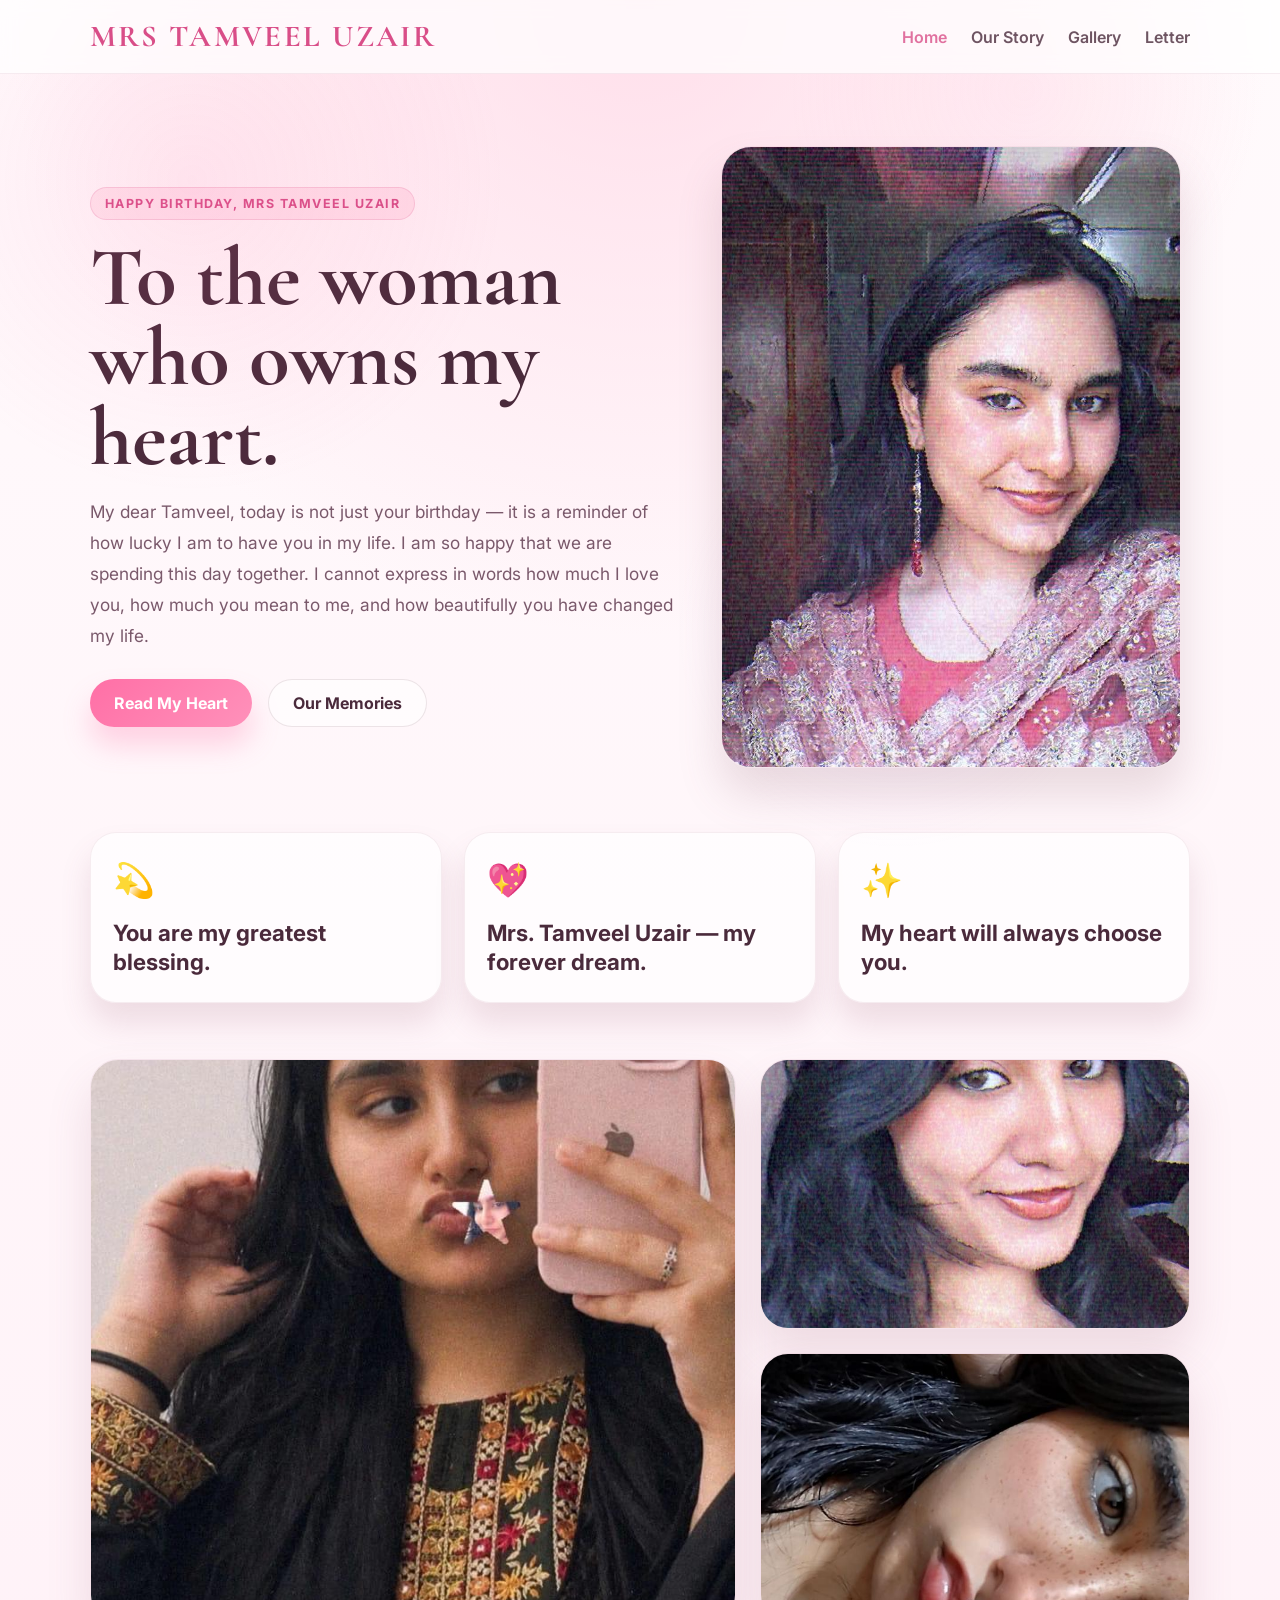
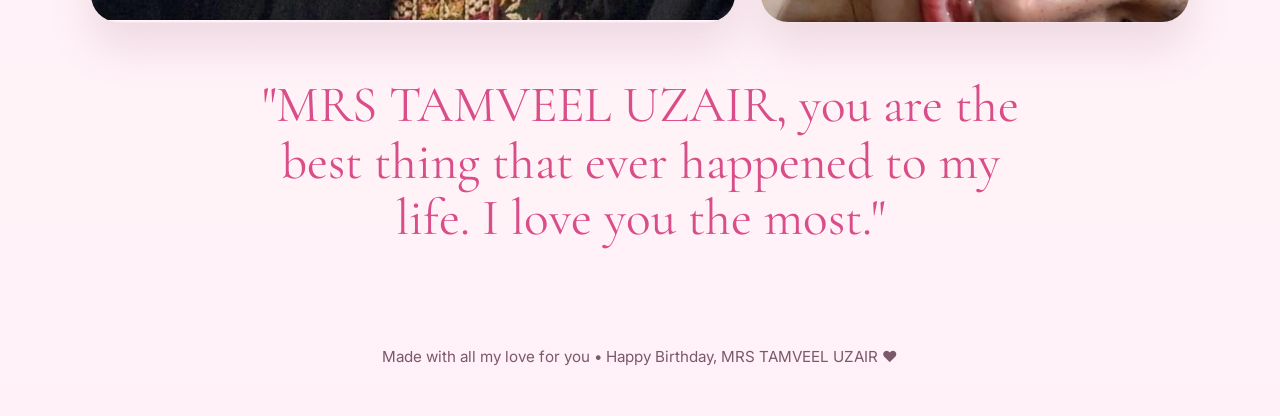
<file: index.html>
<!DOCTYPE html>
<html lang="en">
  <head>
    <meta charset="UTF-8" />
    <meta name="viewport" content="width=device-width, initial-scale=1.0" />
    <title>Happy Birthday, MRS TAMVEEL UZAIR</title>
    <link rel="preconnect" href="https://fonts.googleapis.com" />
    <link rel="preconnect" href="https://fonts.gstatic.com" crossorigin />
    <link href="https://fonts.googleapis.com/css2?family=Cormorant+Garamond:wght@400;500;600;700&family=Inter:wght@400;500;600;700&display=swap" rel="stylesheet" />
    <link rel="stylesheet" href="style.css" />
  </head>
  <body class="home-page">
    <header class="site-header">
      <nav class="nav container">
        <div class="brand">MRS TAMVEEL UZAIR</div>
        <div class="nav-links">
          <a href="index.html" class="active">Home</a>
          <a href="story.html">Our Story</a>
          <a href="gallery.html">Gallery</a>
          <a href="letter.html">Letter</a>
        </div>
      </nav>
    </header>

    <main>
      <section class="hero container">
        <div class="hero-copy">
          <div class="hero-badge">Happy Birthday, MRS TAMVEEL UZAIR</div>
          <h1>To the woman who owns my heart.</h1>
          <p>
            My dear Tamveel, today is not just your birthday — it is a reminder of how lucky I am to have you in my life.
            I am so happy that we are spending this day together. I cannot express in words how much I love you,
            how much you mean to me, and how beautifully you have changed my life.
          </p>
          <div class="hero-actions">
            <a href="letter.html" class="btn primary">Read My Heart</a>
            <a href="gallery.html" class="btn secondary">Our Memories</a>
          </div>
        </div>

        <div class="hero-visual">
          <div class="photo-frame large">
            <img src="images/WhatsApp%20Image%202026-10-06%20at%2011.59.07%20AM.jpeg" alt="Tamveel" />
          </div>
        </div>
      </section>

      <section class="love-banner container">
        <div class="banner-card">
          <span>💫</span>
          <h3>You are my greatest blessing.</h3>
        </div>
        <div class="banner-card">
          <span>💖</span>
          <h3>Mrs. Tamveel Uzair — my forever dream.</h3>
        </div>
        <div class="banner-card">
          <span>✨</span>
          <h3>My heart will always choose you.</h3>
        </div>
      </section>

      <section class="photo-showcase container">
        <div class="showcase-card large">
          <img src="images/tams%202.jpeg" alt="Our love" />
        </div>
        <div class="showcase-stack">
          <div class="showcase-card small">
            <img src="images/WhatsApp%20Image%202026-10-06%20at%2012.00.10%20PM%20(3).jpeg" alt="Tamveel smiling" />
          </div>
          <div class="showcase-card small">
            <img src="images/WhatsApp%20Image%202026-10-06%20at%2012.00.11%20PM.jpeg" alt="Together" />
          </div>
        </div>
      </section>

      <section class="quote-block container">
        <p>
          "MRS TAMVEEL UZAIR, you are the best thing that ever happened to my life. I love you the most."
        </p>
      </section>
    </main>

    <footer class="site-footer">
      <p>Made with all my love for you • Happy Birthday, MRS TAMVEEL UZAIR ❤️</p>
    </footer>
  </body>
</html>
</file>
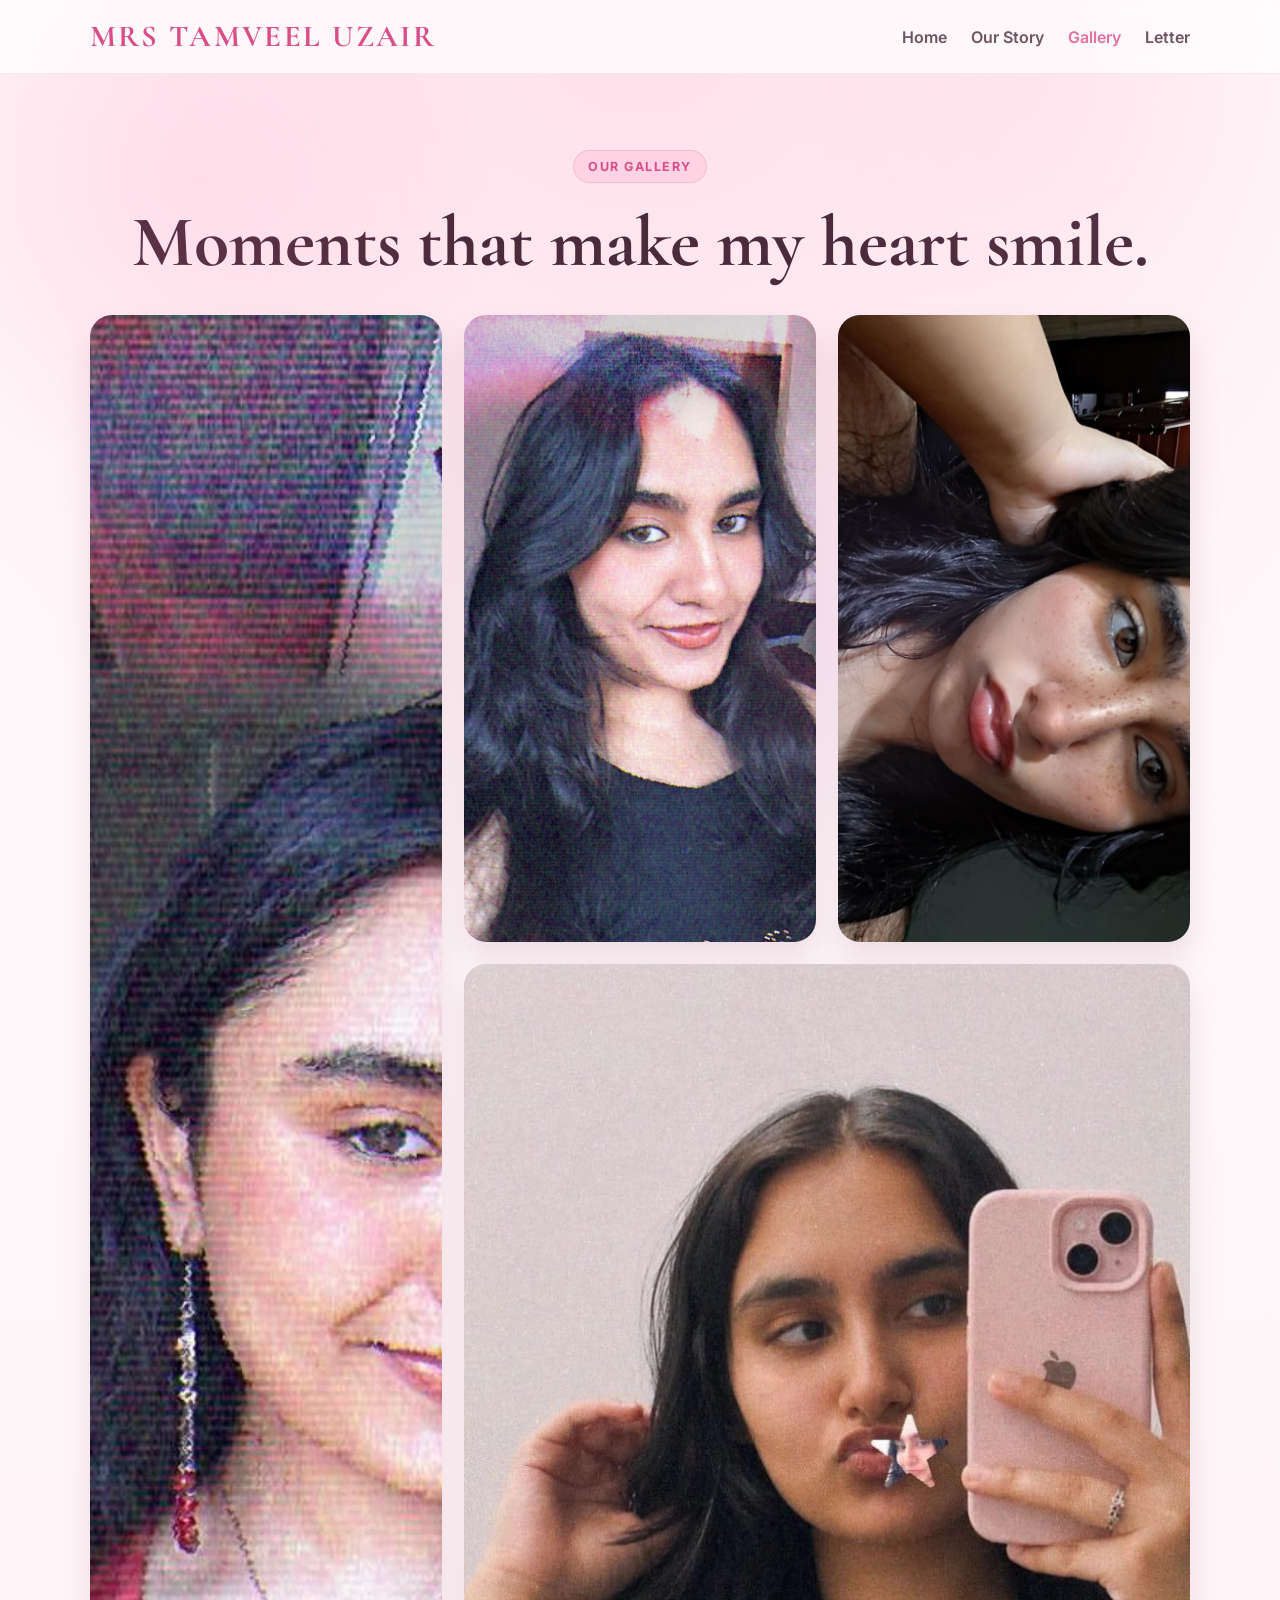
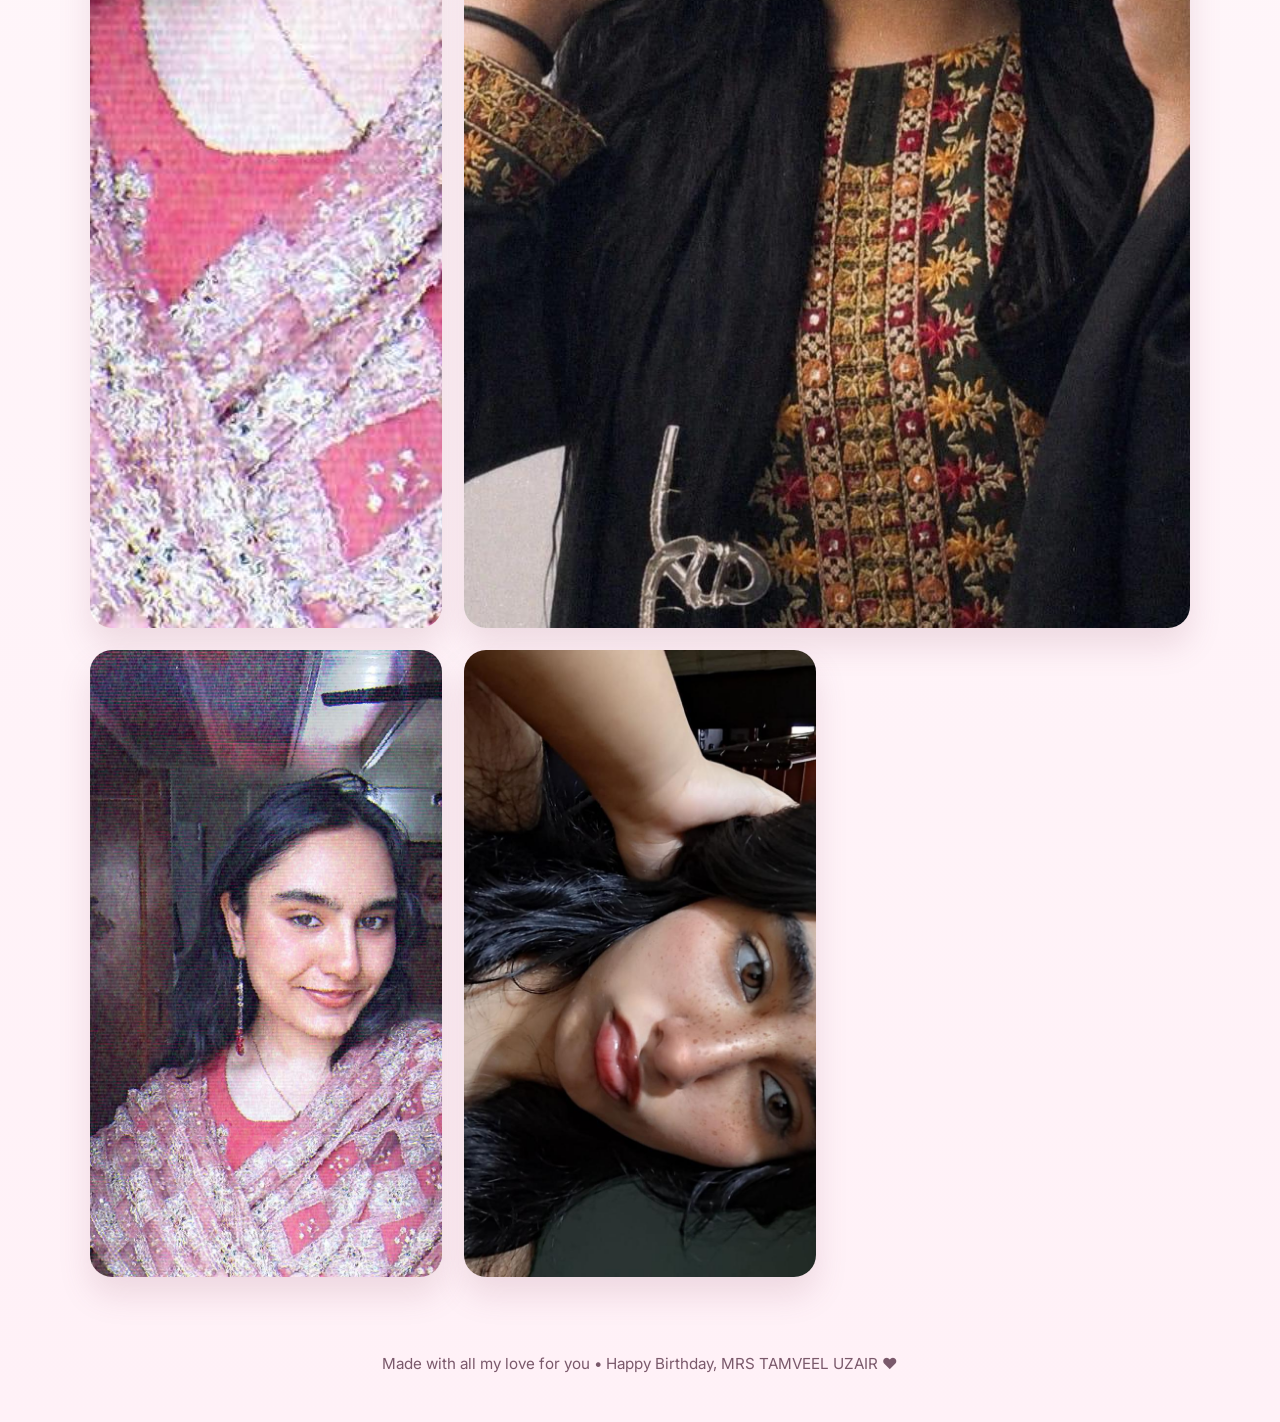
<file: gallery.html>
<!DOCTYPE html>
<html lang="en">
  <head>
    <meta charset="UTF-8" />
    <meta name="viewport" content="width=device-width, initial-scale=1.0" />
    <title>Our Gallery</title>
    <link rel="preconnect" href="https://fonts.googleapis.com" />
    <link rel="preconnect" href="https://fonts.gstatic.com" crossorigin />
    <link href="https://fonts.googleapis.com/css2?family=Cormorant+Garamond:wght@400;500;600;700&family=Inter:wght@400;500;600;700&display=swap" rel="stylesheet" />
    <link rel="stylesheet" href="style.css" />
  </head>
  <body class="gallery-page">
    <header class="site-header">
      <nav class="nav container">
        <div class="brand">MRS TAMVEEL UZAIR</div>
        <div class="nav-links">
          <a href="index.html">Home</a>
          <a href="story.html">Our Story</a>
          <a href="gallery.html" class="active">Gallery</a>
          <a href="letter.html">Letter</a>
        </div>
      </nav>
    </header>

    <main class="page-main container">
      <section class="page-intro">
        <p class="eyebrow">Our Gallery</p>
        <h1>Moments that make my heart smile.</h1>
      </section>

      <section class="gallery-grid">
        <div class="gallery-item tall">
          <img src="images/WhatsApp%20Image%202026-10-06%20at%2011.59.07%20AM.jpeg" alt="Close-up portrait" />
        </div>
        <div class="gallery-item">
          <img src="images/WhatsApp%20Image%202026-10-06%20at%2012.00.10%20PM%20(3).jpeg" alt="Her smile" />
        </div>
        <div class="gallery-item">
          <img src="images/WhatsApp%20Image%202026-10-06%20at%2012.00.11%20PM.jpeg" alt="Happy together" />
        </div>
        <div class="gallery-item wide">
          <img src="images/tams%202.jpeg" alt="Walking through life together" />
        </div>
        <div class="gallery-item">
          <img src="images/WhatsApp%20Image%202026-10-06%20at%2011.59.07%20AM.jpeg" alt="My favourite person" />
        </div>
        <div class="gallery-item">
          <img src="images/WhatsApp%20Image%202026-10-06%20at%2012.00.11%20PM.jpeg" alt="Our forever" />
        </div>
      </section>
    </main>

    <footer class="site-footer">
      <p>Made with all my love for you • Happy Birthday, MRS TAMVEEL UZAIR ❤️</p>
    </footer>
  </body>
</html>
</file>
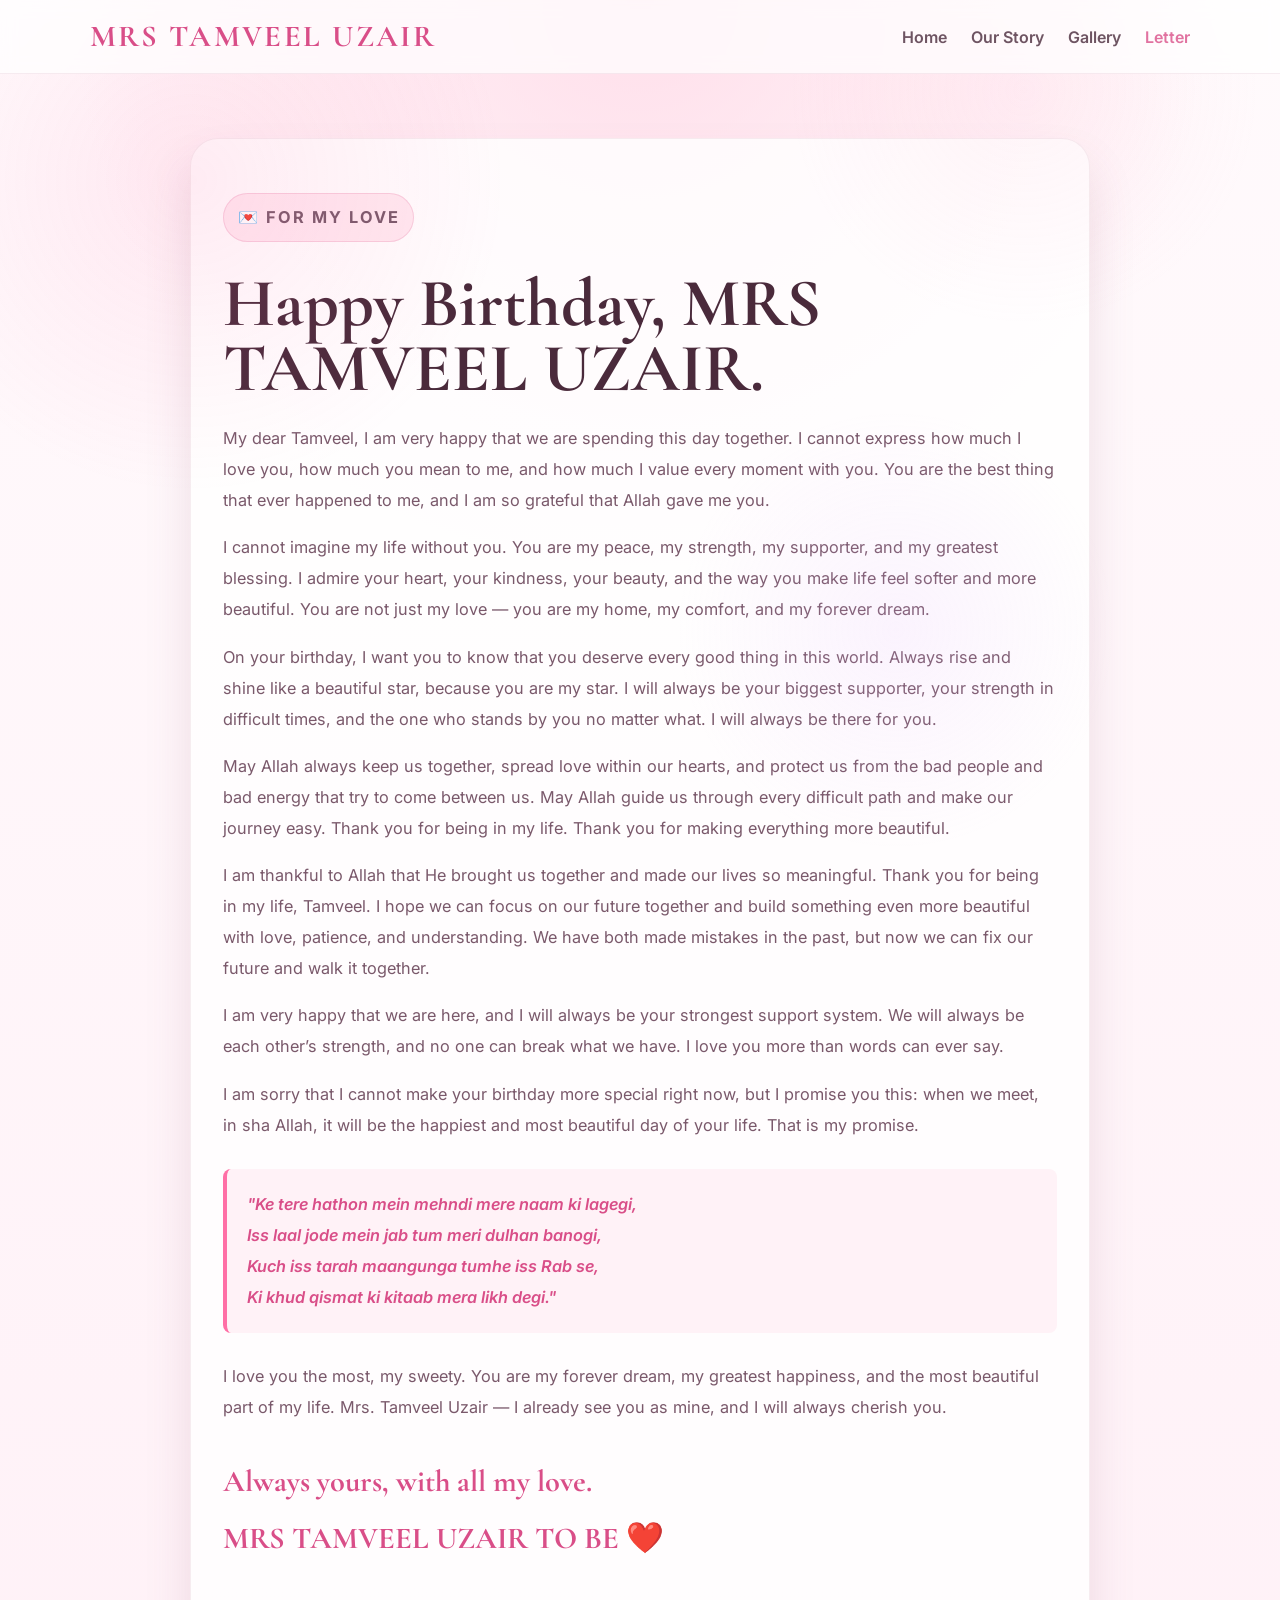
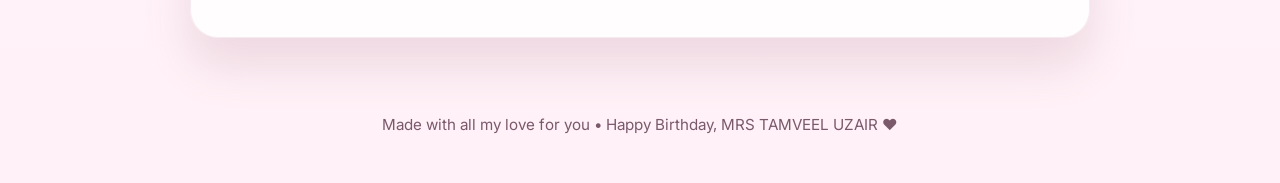
<file: letter.html>
<!DOCTYPE html>
<html lang="en">
  <head>
    <meta charset="UTF-8" />
    <meta name="viewport" content="width=device-width, initial-scale=1.0" />
    <title>My Letter for MRS TAMVEEL UZAIR</title>
    <link rel="preconnect" href="https://fonts.googleapis.com" />
    <link rel="preconnect" href="https://fonts.gstatic.com" crossorigin />
    <link href="https://fonts.googleapis.com/css2?family=Cormorant+Garamond:wght@400;500;600;700&family=Inter:wght@400;500;600;700&display=swap" rel="stylesheet" />
    <link rel="stylesheet" href="style.css" />
  </head>
  <body class="letter-page">
    <header class="site-header">
      <nav class="nav container">
        <div class="brand">MRS TAMVEEL UZAIR</div>
        <div class="nav-links">
          <a href="index.html">Home</a>
          <a href="story.html">Our Story</a>
          <a href="gallery.html">Gallery</a>
          <a href="letter.html" class="active">Letter</a>
        </div>
      </nav>
    </header>

    <main class="page-main container letter-shell">
      <div class="letter-card">
        <p class="eyebrow">💌 For My Love</p>
        <h1>Happy Birthday, MRS TAMVEEL UZAIR.</h1>

        <p>
          My dear Tamveel, I am very happy that we are spending this day together. I cannot express how much I love you,
          how much you mean to me, and how much I value every moment with you. You are the best thing that ever happened to me,
          and I am so grateful that Allah gave me you.
        </p>

        <p>
          I cannot imagine my life without you. You are my peace, my strength, my supporter, and my greatest blessing.
          I admire your heart, your kindness, your beauty, and the way you make life feel softer and more beautiful.
          You are not just my love — you are my home, my comfort, and my forever dream.
        </p>

        <p>
          On your birthday, I want you to know that you deserve every good thing in this world. Always rise and shine like
          a beautiful star, because you are my star. I will always be your biggest supporter, your strength in difficult times,
          and the one who stands by you no matter what. I will always be there for you.
        </p>

        <p>
          May Allah always keep us together, spread love within our hearts, and protect us from the bad people and bad energy
          that try to come between us. May Allah guide us through every difficult path and make our journey easy. Thank you for being in my life.
          Thank you for making everything more beautiful.
        </p>

        <p>
          I am thankful to Allah that He brought us together and made our lives so meaningful. Thank you for being in my life,
          Tamveel. I hope we can focus on our future together and build something even more beautiful with love, patience,
          and understanding. We have both made mistakes in the past, but now we can fix our future and walk it together.
        </p>

        <p>
          I am very happy that we are here, and I will always be your strongest support system. We will always be each other’s strength,
          and no one can break what we have. I love you more than words can ever say.
        </p>

        <p>
          I am sorry that I cannot make your birthday more special right now, but I promise you this: when we meet, in sha Allah,
          it will be the happiest and most beautiful day of your life. That is my promise.
        </p>

        <p class="urdu-poetry">
          <em>
            "Ke tere hathon mein mehndi mere naam ki lagegi,<br>
            Iss laal jode mein jab tum meri dulhan banogi,<br>
            Kuch iss tarah maangunga tumhe iss Rab se,<br>
            Ki khud qismat ki kitaab mera likh degi."
          </em>
        </p>

        <p>
          I love you the most, my sweety. You are my forever dream, my greatest happiness, and the most beautiful part of my life.
          Mrs. Tamveel Uzair — I already see you as mine, and I will always cherish you.
        </p>

        <p class="signature">Always yours, with all my love.<br><strong>MRS TAMVEEL UZAIR TO BE ❤️</strong></p>
      </div>
    </main>

    <footer class="site-footer">
      <p>Made with all my love for you • Happy Birthday, MRS TAMVEEL UZAIR ❤️</p>
    </footer>
  </body>
</html>
</file>
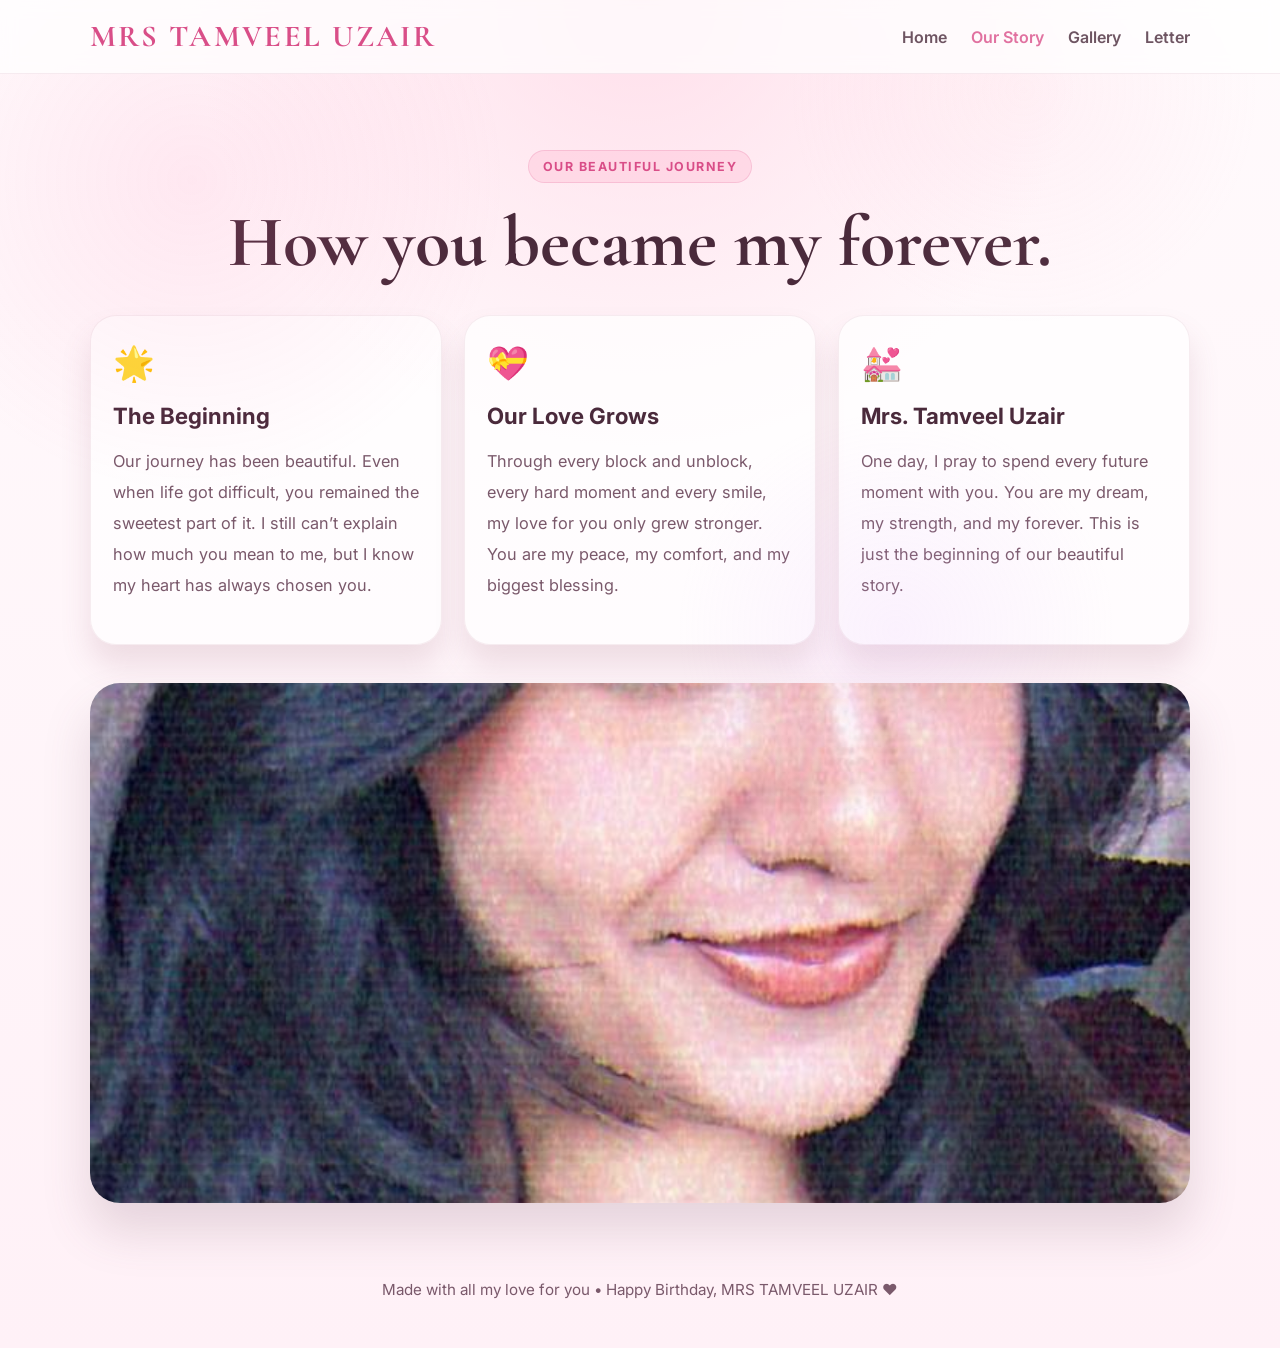
<file: story.html>
<!DOCTYPE html>
<html lang="en">
  <head>
    <meta charset="UTF-8" />
    <meta name="viewport" content="width=device-width, initial-scale=1.0" />
    <title>Our Story</title>
    <link rel="preconnect" href="https://fonts.googleapis.com" />
    <link rel="preconnect" href="https://fonts.gstatic.com" crossorigin />
    <link href="https://fonts.googleapis.com/css2?family=Cormorant+Garamond:wght@400;500;600;700&family=Inter:wght@400;500;600;700&display=swap" rel="stylesheet" />
    <link rel="stylesheet" href="style.css" />
  </head>
  <body class="story-page">
    <header class="site-header">
      <nav class="nav container">
        <div class="brand">MRS TAMVEEL UZAIR</div>
        <div class="nav-links">
          <a href="index.html">Home</a>
          <a href="story.html" class="active">Our Story</a>
          <a href="gallery.html">Gallery</a>
          <a href="letter.html">Letter</a>
        </div>
      </nav>
    </header>

    <main class="page-main container">
      <section class="page-intro">
        <p class="eyebrow">Our Beautiful Journey</p>
        <h1>How you became my forever.</h1>
      </section>

      <section class="story-grid">
        <div class="story-card">
          <span>🌟</span>
          <h3>The Beginning</h3>
          <p>
            Our journey has been beautiful. Even when life got difficult, you remained the sweetest part of it.
            I still can’t explain how much you mean to me, but I know my heart has always chosen you.
          </p>
        </div>
        <div class="story-card">
          <span>💝</span>
          <h3>Our Love Grows</h3>
          <p>
            Through every block and unblock, every hard moment and every smile, my love for you only grew stronger.
            You are my peace, my comfort, and my biggest blessing.
          </p>
        </div>
        <div class="story-card">
          <span>💒</span>
          <h3>Mrs. Tamveel Uzair</h3>
          <p>
            One day, I pray to spend every future moment with you. You are my dream, my strength, and my forever.
            This is just the beginning of our beautiful story.
          </p>
        </div>
      </section>

      <section class="story-visual">
        <img src="images/WhatsApp%20Image%202026-10-06%20at%2012.00.10%20PM%20(3).jpeg" alt="Our love story" />
      </section>
    </main>

    <footer class="site-footer">
      <p>Made with all my love for you • Happy Birthday, MRS TAMVEEL UZAIR ❤️</p>
    </footer>
  </body>
</html>
</file>
<file: style.css>
:root {
  --bg: #fff8fb;
  --bg-soft: #ffeaf4;
  --rose: #ff6fa6;
  --rose-deep: #d94e88;
  --pink: #ffd4e4;
  --peach: #ffe7d4;
  --lavender: #f2dcff;
  --text: #4a2a3b;
  --muted: #7a596b;
  --white: #ffffff;
  --shadow: rgba(143, 72, 101, 0.15);
}

* {
  box-sizing: border-box;
}

html {
  scroll-behavior: smooth;
}

body {
  margin: 0;
  font-family: "Inter", sans-serif;
  color: var(--text);
  background:
    radial-gradient(circle at top, rgba(255, 216, 230, 0.8), transparent 30%),
    linear-gradient(180deg, #fffafc 0%, #fff1f7 100%);
}

body::before {
  content: "";
  position: fixed;
  inset: 0;
  pointer-events: none;
  background-image: radial-gradient(circle at 15% 20%, rgba(255, 111, 166, 0.12) 0, transparent 24%),
    radial-gradient(circle at 80% 10%, rgba(255, 182, 206, 0.12) 0, transparent 18%),
    radial-gradient(circle at 70% 70%, rgba(228, 183, 255, 0.15) 0, transparent 20%);
}

img {
  max-width: 100%;
  display: block;
}

.container {
  width: min(1100px, calc(100% - 32px));
  margin: 0 auto;
}

.site-header {
  position: sticky;
  top: 0;
  z-index: 10;
  background: rgba(255, 255, 255, 0.72);
  backdrop-filter: blur(8px);
  border-bottom: 1px solid rgba(180, 108, 136, 0.12);
}

.nav {
  display: flex;
  align-items: center;
  justify-content: space-between;
  padding: 18px 0;
}

.brand {
  font-family: "Cormorant Garamond", serif;
  font-size: clamp(1.9rem, 2vw, 2.8rem);
  font-weight: 700;
  color: var(--rose-deep);
  letter-spacing: 0.08em;
  text-transform: uppercase;
}

.nav-links {
  display: flex;
  gap: 24px;
  flex-wrap: wrap;
}

.nav-links a {
  text-decoration: none;
  color: var(--text);
  font-weight: 600;
  opacity: 0.8;
  transition: 0.2s ease;
}

.nav-links a:hover,
.nav-links a.active {
  color: var(--rose-deep);
}

.hero {
  display: grid;
  grid-template-columns: 1.1fr 0.9fr;
  align-items: center;
  gap: 36px;
  padding: 72px 0 40px;
}

.hero-copy {
  max-width: 610px;
}

.hero-badge,
.eyebrow {
  display: inline-block;
  background: rgba(255, 111, 166, 0.14);
  color: var(--rose-deep);
  border: 1px solid rgba(217, 78, 136, 0.18);
  padding: 8px 14px;
  border-radius: 999px;
  font-size: 0.78rem;
  letter-spacing: 0.12em;
  text-transform: uppercase;
  font-weight: 700;
}

.hero h1,
.page-intro h1,
.letter-card h1 {
  font-family: "Cormorant Garamond", serif;
  font-size: clamp(3rem, 7vw, 5.2rem);
  line-height: 0.96;
  margin: 18px 0 18px;
  color: var(--text);
}

.hero p {
  max-width: 600px;
  font-size: 1.08rem;
  line-height: 1.8;
  color: var(--muted);
}

.hero-actions {
  display: flex;
  gap: 16px;
  margin-top: 28px;
  flex-wrap: wrap;
}

.btn {
  display: inline-flex;
  align-items: center;
  justify-content: center;
  min-height: 48px;
  padding: 12px 24px;
  border-radius: 999px;
  text-decoration: none;
  font-weight: 700;
  transition: transform 0.2s ease, box-shadow 0.2s ease;
}

.btn:hover {
  transform: translateY(-2px);
}

.btn.primary {
  background: linear-gradient(135deg, var(--rose), #ff91ba);
  color: var(--white);
  box-shadow: 0 18px 28px rgba(255, 111, 166, 0.28);
}

.btn.secondary {
  background: rgba(255, 255, 255, 0.6);
  color: var(--text);
  border: 1px solid rgba(120, 83, 94, 0.14);
}

.hero-visual {
  display: flex;
  justify-content: center;
}

.photo-frame {
  border-radius: 30px;
  overflow: hidden;
  box-shadow: 0 26px 44px rgba(132, 82, 101, 0.18);
  border: 1px solid rgba(176, 118, 139, 0.12);
}

.photo-frame.large {
  width: min(100%, 460px);
}

.photo-frame img {
  width: 100%;
  height: 620px;
  object-fit: cover;
}

.love-banner,
.story-grid {
  display: grid;
  grid-template-columns: repeat(3, minmax(0, 1fr));
  gap: 22px;
  margin-top: 24px;
}

.banner-card,
.story-card {
  background: rgba(255, 255, 255, 0.7);
  border: 1px solid rgba(176, 118, 139, 0.12);
  box-shadow: 0 20px 30px var(--shadow);
  border-radius: 26px;
  padding: 26px 22px;
}

.banner-card span,
.story-card span {
  display: inline-block;
  font-size: 2.1rem;
  margin-bottom: 18px;
}

.banner-card h3,
.story-card h3 {
  margin: 0;
  font-size: 1.4rem;
  line-height: 1.3;
}

.photo-showcase {
  display: grid;
  grid-template-columns: 1.2fr 0.8fr;
  gap: 24px;
  padding: 56px 0 18px;
}

.showcase-card {
  overflow: hidden;
  border-radius: 28px;
  box-shadow: 0 24px 44px var(--shadow);
  border: 1px solid rgba(177, 106, 137, 0.12);
}

.showcase-card img {
  width: 100%;
  height: 100%;
  object-fit: cover;
}

.showcase-card.large img {
  height: 560px;
}

.showcase-stack {
  display: grid;
  gap: 24px;
}

.showcase-card.small img {
  height: 268px;
}

.quote-block {
  padding: 36px 0 64px;
}

.quote-block p {
  margin: 0 auto;
  max-width: 780px;
  text-align: center;
  font-family: "Cormorant Garamond", serif;
  font-size: clamp(2rem, 4vw, 3.5rem);
  line-height: 1.1;
  color: var(--rose-deep);
}

.page-main {
  padding: 64px 0 40px;
}

.page-intro {
  text-align: center;
  margin-bottom: 38px;
}

.page-intro h1 {
  margin-top: 12px;
  font-size: clamp(2.8rem, 6vw, 4.5rem);
}

.story-card p,
.letter-card p {
  color: var(--muted);
  line-height: 1.9;
  font-size: 1.02rem;
}

.story-visual {
  margin-top: 38px;
  border-radius: 30px;
  overflow: hidden;
  box-shadow: 0 28px 48px rgba(111, 70, 92, 0.18);
}

.story-visual img {
  width: 100%;
  height: 520px;
  object-fit: cover;
}

.gallery-grid {
  display: grid;
  grid-template-columns: repeat(3, minmax(0, 1fr));
  gap: 22px;
}

.gallery-item {
  overflow: hidden;
  border-radius: 22px;
  box-shadow: 0 18px 32px var(--shadow);
  min-height: 290px;
}

.gallery-item img {
  width: 100%;
  height: 100%;
  object-fit: cover;
}

.gallery-item.tall {
  grid-row: span 2;
}

.gallery-item.wide {
  grid-column: span 2;
}

.letter-shell {
  display: flex;
  justify-content: center;
}

.letter-card {
  width: min(900px, 100%);
  background: rgba(255, 255, 255, 0.8);
  border: 1px solid rgba(176, 118, 139, 0.12);
  box-shadow: 0 28px 46px var(--shadow);
  border-radius: 28px;
  padding: 38px 32px;
}

.letter-card h1 {
  font-size: clamp(2.6rem, 6vw, 4.25rem);
  margin-top: 12px;
  margin-bottom: 22px;
}

.urdu-poetry {
  background: rgba(255, 111, 166, 0.08);
  border-left: 4px solid var(--rose);
  padding: 20px;
  border-radius: 8px;
  margin: 28px 0;
  font-style: italic;
  color: var(--rose-deep) !important;
  line-height: 2;
  font-weight: 600;
}

.signature {
  margin-top: 30px;
  color: var(--rose-deep) !important;
  font-weight: 700;
  font-family: "Cormorant Garamond", serif;
  font-size: 1.9rem !important;
}

.site-footer {
  padding: 22px 0 34px;
  text-align: center;
  color: var(--muted);
  font-size: 0.95rem;
}

@media (max-width: 860px) {
  .hero,
  .photo-showcase,
  .love-banner,
  .story-grid,
  .gallery-grid {
    grid-template-columns: 1fr;
  }

  .gallery-item.wide {
    grid-column: span 1;
  }

  .nav {
    flex-direction: column;
    gap: 14px;
  }

  .nav-links {
    justify-content: center;
  }

  .story-visual img {
    height: 380px;
  }
}

@media (max-width: 560px) {
  .hero {
    padding-top: 48px;
  }

  .letter-card {
    padding: 26px 18px;
  }

  .brand {
    font-size: 1.8rem;
  }

  .photo-frame img {
    height: 420px;
  }
}
</file>
